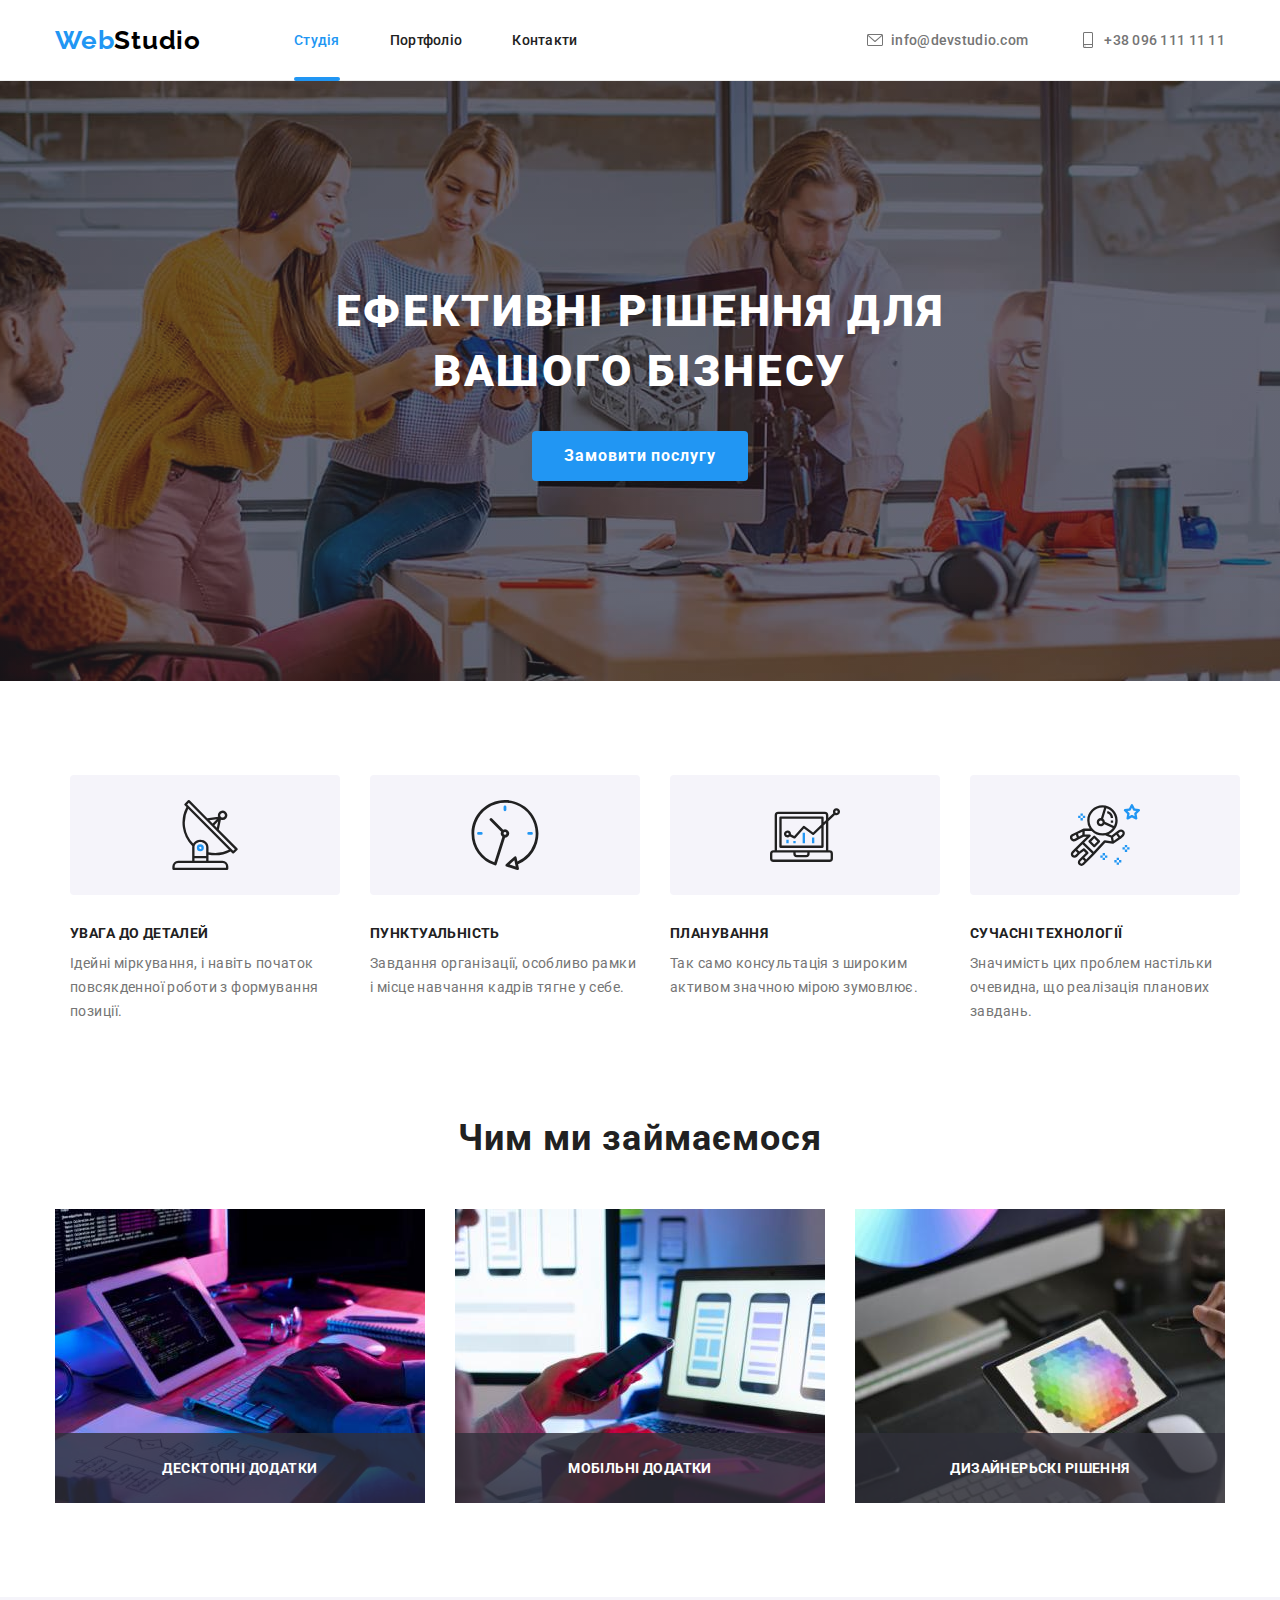
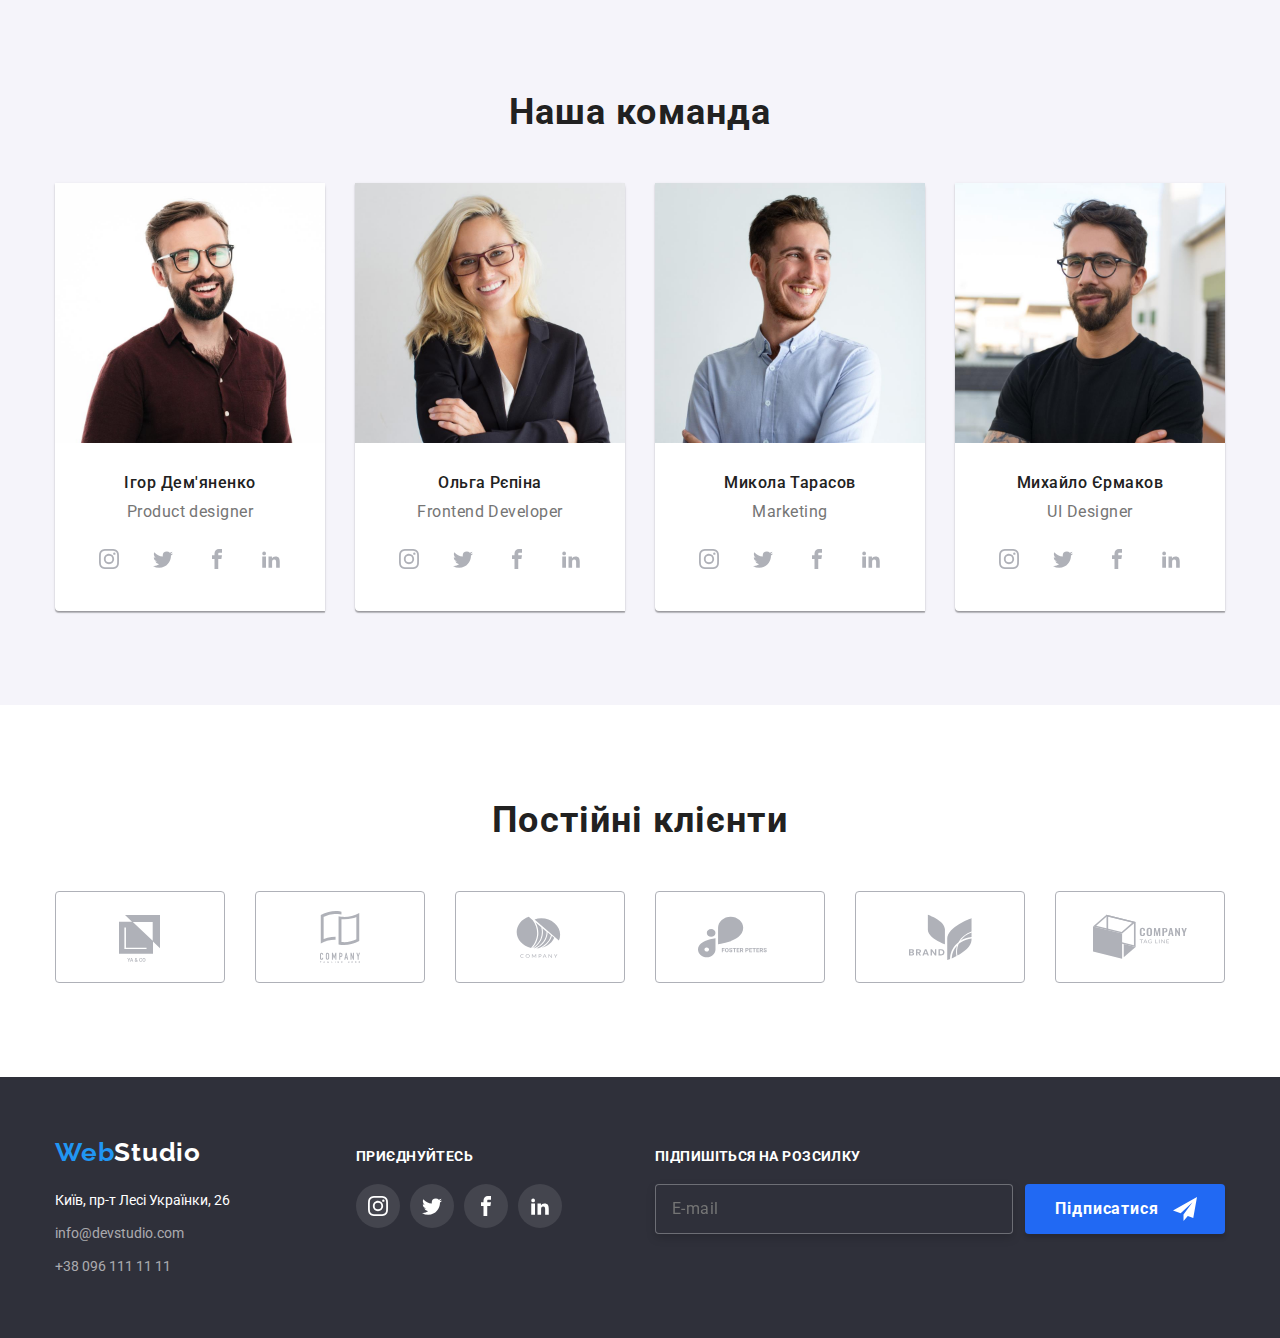
<file: index.html>
<!DOCTYPE html>
<html lang="uk">
  <head>
    <meta charset="utf-8" />
    <title lang="en">WebStudio</title>
    <link rel="preconnect" href="https://fonts.googleapis.com" />
    <link rel="preconnect" href="https://fonts.gstatic.com" crossorigin />
    <link
      href="https://fonts.googleapis.com/css2?family=Raleway:wght@700&family=Roboto:wght@400;500;700;900&display=swap"
      rel="stylesheet"
    />
    <link
      rel="stylesheet"
      href="https://cdnjs.cloudflare.com/ajax/libs/modern-normalize/1.1.0/modern-normalize.min.css"
    />
    <link rel="stylesheet" href="styles/index.css" />
    <style>
      body {
        font-family: "Roboto", sans-serif;
        color: #212121;
      }
    </style>
  </head>
  <body>
    <header class="top">
      <div class="top container">
        <div class="top-nav">
          <nav class="top-nav">
            <ul class="top-nav link list">
              <li>
                <a href="./index.html" class="top-logo" lang="en">
                  <span class="first-half-logo-title">Web</span>Studio</a
                >
              </li>
              <li class="nav-item">
                <a href="./index.html" class="top-nav link current">Студія</a>
              </li>
              <li class="nav-item">
                <a href="./portfolio.html" class="top-nav link">Портфоліо</a>
              </li>
              <li class="nav-item">
                <a href="./contacts.html" class="top-nav link">Контакти</a>
              </li>
            </ul>
          </nav>
        </div>
        <div class="top-contacts">
          <ul class="top-contacts list">
            <li class="nav-item">
              <a href="info@devstudio.com" class="top-contact link"
                ><svg class="contact-icon" width="20" height="16">
                  <use href="./images/icons.svg#icon-envelope"></use></svg
                >info@devstudio.com</a
              >
            </li>
            <li class="nav-item">
              <a href="tel:+380961111111" class="top-contact link"
                ><svg class="contact-icon" width="20" height="16">
                  <use href="./images/icons.svg#icon-smartphone"></use></svg
                >+38 096 111 11 11</a
              >
            </li>
          </ul>
        </div>
      </div>
    </header>
    <main>
      <section class="hero section">
        <div class="hero-overlay">
          <h1 class="hero-title">Ефективні рішення для <br />вашого бізнесу</h1>
          <button class="hero-button" data-modal-open type="button">
            Замовити послугу
          </button>
        </div>

        <div class="backdrop is-hidden" data-modal>
          <div class="modal">
            <form class="modal-field">
              <b class="form-title">Залиште свої дані, ми вам передзвонимо</b>
              <ul class="field list">
                <li class="field-item">
                  <label for="name">Ім'я</label>
                  <input
                    class="modal-input"
                    type="text"
                    name="user-callback-field"
                    id="name"
                  /><svg class="icon-modal-input" width="18" height="18">
                    <use href="./images/icons.svg#icon-person-modal"></use>
                  </svg>
                </li>
                <li class="field-item">
                  <label for="tel">Телефон</label>
                  <input
                    class="modal-input"
                    type="tel"
                    name="user-tel-field"
                    id="tel"
                  /><svg class="icon-modal-input" width="18" height="18">
                    <use href="./images/icons.svg#icon-phone-modal"></use>
                  </svg>
                </li>
                <li class="field-item">
                  <label for="mail-callback">Пошта </label>

                  <input
                    class="modal-input"
                    type="email"
                    name="mail-callback-field"
                    id="mail-callback"
                  /><svg class="icon-modal-input" width="18" height="18">
                    <use href="./images/icons.svg#icon-email-modal"></use>
                  </svg>
                </li>
                <li class="field-item">
                  <label for="comment">Коментар</label>
                  <textarea
                    name="comment-modal-field"
                    id="comment"
                    placeholder="Введіть текст"
                    class="comment modal-input"
                  ></textarea>
                </li>
                <li class="license-item">
                  <label>
                    Я погоджуюся з розсилкою та приймаю <a href="" target="_blank" class="license-agreement-site"
                      >Умови договору</a
                    >  
                    <input
                    class="license-checkbox"
                    type="checkbox"
                    name="license"
                    value="agreed"
                  /><span class="license-checkbox-icon"
                  </span>
                  </label>
                </li>
              </ul>
              <button class="submit-modal" type="submit">Відправити</button>
            </form>
            <button data-modal-close class="close-modal">
              <svg class="close-icon" width="30" height="30">
                <use href="./images/icons.svg#close-icon"></use>
              </svg>
            </button>
          </div>
        </div>
      </section>
      <section class="feature section">
        <h2 hidden>Особливості</h2>
        <div class="feature container">
          <ul class="feature list">
            <li class="feature-item">
              <div class="feature-icon-container">
                <svg class="feature-icon" width="70" height="70">
                  <use href="./images/icons.svg#icon-antenna-1"></use>
                </svg>
              </div>
              <h3 class="feature-title">Увага до деталей</h3>
              <p class="feature-description">
                Ідейні міркування, і навіть початок повсякденної роботи з
                формування позиції.
              </p>
            </li>
            <li class="feature-item">
              <div class="feature-icon-container">
                <svg class="feature-icon" width="70" height="70">
                  <use href="./images/icons.svg#icon-clock-1"></use>
                </svg>
              </div>
              <h3 class="feature-title">Пунктуальність</h3>
              <p class="feature-description">
                Завдання організації, особливо рамки і місце навчання кадрів
                тягне у себе.
              </p>
            </li>
            <li class="feature-item">
              <div class="feature-icon-container">
                <svg class="feature-icon" width="70" height="70">
                  <use href="./images/icons.svg#icon-diagram-1"></use>
                </svg>
              </div>
              <h3 class="feature-title">Планування</h3>
              <p class="feature-description">
                Так само консультація з широким активом значною мірою зумовлює.
              </p>
            </li>
            <li class="feature-item">
              <div class="feature-icon-container">
                <svg class="feature-icon" width="70" height="70">
                  <use href="./images/icons.svg#icon-astronaut-1"></use>
                </svg>
              </div>
              <h3 class="feature-title">Сучасні технології</h3>
              <p class="feature-description">
                Значимість цих проблем настільки очевидна, що реалізація
                планових завдань.
              </p>
            </li>
          </ul>
        </div>
      </section>
      <section class="work section">
        <div class="work container">
          <h2 class="work-title">Чим ми займаємося</h2>
          <ul class="workingprocess list">
            <li class="process">
              <div class="work-define">
                <p class="work-define-title">ДЕСКТОПНІ ДОДАТКИ</p>
              </div>
              <img
                src="images/workingprocess1.jpg"
                alt="Програміст за роботою"
                width="370"
                height="294"
              />
            </li>
            <li class="process">
              <div class="work-define">
                <p class="work-define-title">МОБІЛЬНІ ДОДАТКИ</p>
              </div>
              <img
                src="images/workingprocess2.jpg"
                alt="Дизайнер працює над інтерфейсом смартфона"
                width="370"
                height="294"
              />
            </li>
            <li class="process">
              <div class="work-define">
                <p class="work-define-title">ДИЗАЙНЕРЬСКІ РІШЕННЯ</p>
              </div>
              <img
                src="images/workingprocess3.jpg"
                alt="Дизайнер використовує графічний планшет"
                width="370"
                height="294"
              />
            </li>
          </ul>
        </div>
      </section>
      <section class="team section">
        <div class="team container">
          <h3 class="team-title">Наша команда</h3>
          <ul class="team-member list">
            <li class="team-member card">
              <div class="card-thumb">
                <img
                  src="images/specialist1.jpg"
                  alt="Посміхаючийся чоловік з бородаю та в червоній сорочці"
                  width="270"
                  height="260"
                />
              </div>
              <div class="card-content">
                <h3 class="team-member-name">Ігор Дем'яненко</h3>
                <p class="team-member-post" lang="en">Product designer</p>
                <ul class="social-links list">
                  <li class="social-link item">
                    <a
                      href="https://www.instagram.com/"
                      class="social-link-page"
                      target="_blank"
                      ><svg class="social-link-icon" width="20" height="20">
                        <use
                          href="./images/icons.svg#icon-instagram"
                        ></use></svg
                    ></a>
                  </li>
                  <li class="social-link item">
                    <a
                      href="https://www.twitter.com"
                      class="social-link-page"
                      target="_blank"
                      ><svg class="social-link-icon" width="20" height="20">
                        <use href="./images/icons.svg#icon-twitter"></use></svg
                    ></a>
                  </li>
                  <li class="social-link item">
                    <a
                      href="https://www.facebook.com"
                      class="social-link-page"
                      target="_blank"
                      ><svg class="social-link-icon" width="20" height="20">
                        <use href="./images/icons.svg#icon-facebook"></use></svg
                    ></a>
                  </li>
                  <li class="social-link item">
                    <a
                      href="https://www.linkedin.com"
                      class="social-link-page"
                      target="_blank"
                      ><svg class="social-link-icon" width="20" height="20">
                        <use
                          href="./images/icons.svg#icon-linkedin2"
                        ></use></svg
                    ></a>
                  </li>
                </ul>
              </div>
            </li>
            <li class="team-member card">
              <div class="card-thumb">
                <img
                  src="images/specialist2.jpg"
                  alt="Жінка в окулярах та діловому костюмі, посміхається"
                  width="270"
                  height="260"
                />
              </div>
              <div class="card-content">
                <h3 class="team-member-name">Ольга Рєпіна</h3>
                <p class="team-member-post" lang="en">Frontend Developer</p>
                <ul class="social-links list">
                  <li class="social-link item">
                    <a
                      href="https://www.instagram.com/"
                      class="social-link-page"
                      target="_blank"
                      ><svg class="social-link-icon" width="20" height="20">
                        <use href="images/icons.svg#icon-instagram"></use></svg
                    ></a>
                  </li>
                  <li class="social-link item">
                    <a
                      href="https://www.twitter.com"
                      class="social-link-page"
                      target="_blank"
                      ><svg class="social-link-icon" width="20" height="20">
                        <use href="images/icons.svg#icon-twitter"></use></svg
                    ></a>
                  </li>
                  <li class="social-link item">
                    <a
                      href="https://www.facebook.com"
                      class="social-link-page"
                      target="_blank"
                      ><svg class="social-link-icon" width="20" height="20">
                        <use href="images/icons.svg#icon-facebook"></use></svg
                    ></a>
                  </li>
                  <li class="social-link item">
                    <a
                      href="https://www.linkedin.com"
                      class="social-link-page"
                      target="_blank"
                      ><svg class="social-link-icon" width="20" height="20">
                        <use href="images/icons.svg#icon-linkedin2"></use></svg
                    ></a>
                  </li>
                </ul>
              </div>
            </li>
            <li class="team-member card">
              <div class="card-thumb">
                <img
                  src="images/specialist3.jpg"
                  alt="Чоловік у білій сорочці, посміхаєтсья дивлячись вбік"
                  width="270"
                  height="260"
                />
              </div>
              <div class="card-content">
                <h3 class="team-member-name">Микола Тарасов</h3>
                <p class="team-member-post" lang="en">Marketing</p>
                <ul class="social-links list">
                  <li class="social-link item">
                    <a
                      href="https://www.instagram.com/"
                      class="social-link-page"
                      target="_blank"
                      ><svg class="social-link-icon" width="20" height="20">
                        <use href="images/icons.svg#icon-instagram"></use></svg
                    ></a>
                  </li>
                  <li class="social-link item">
                    <a
                      href="https://www.twitter.com"
                      class="social-link-page"
                      target="_blank"
                      ><svg class="social-link-icon" width="20" height="20">
                        <use href="images/icons.svg#icon-twitter"></use></svg
                    ></a>
                  </li>
                  <li class="social-link item">
                    <a
                      href="https://www.facebook.com"
                      class="social-link-page"
                      target="_blank"
                      ><svg class="social-link-icon" width="20" height="20">
                        <use href="images/icons.svg#icon-facebook"></use></svg
                    ></a>
                  </li>
                  <li class="social-link item">
                    <a
                      href="https://www.linkedin.com"
                      class="social-link-page"
                      target="_blank"
                      ><svg class="social-link-icon" width="20" height="20">
                        <use href="images/icons.svg#icon-linkedin2"></use></svg
                    ></a>
                  </li>
                </ul>
              </div>
            </li>
            <li class="team-member card">
              <div class="card-thumb">
                <img
                  src="images/specialist4.jpg"
                  alt="Чоловік з бородою у чорній футболці та окулярах, посміхається"
                  width="270"
                  height="260"
                />
              </div>
              <div class="card-content">
                <h3 class="team-member-name">Михайло Єрмаков</h3>
                <p class="team-member-post" lang="en">UI Designer</p>
                <ul class="social-links list">
                  <li class="social-link item">
                    <a
                      href="https://www.instagram.com/"
                      class="social-link-page"
                      target="_blank"
                      ><svg class="social-link-icon" width="20" height="20">
                        <use href="images/icons.svg#icon-instagram"></use></svg
                    ></a>
                  </li>
                  <li class="social-link item">
                    <a
                      href="https://www.twitter.com"
                      class="social-link-page"
                      target="_blank"
                      ><svg class="social-link-icon" width="20" height="20">
                        <use href="images/icons.svg#icon-twitter"></use></svg
                    ></a>
                  </li>
                  <li class="social-link item">
                    <a
                      href="https://www.facebook.com"
                      class="social-link-page"
                      target="_blank"
                      ><svg class="social-link-icon" width="20" height="20">
                        <use href="images/icons.svg#icon-facebook"></use></svg
                    ></a>
                  </li>
                  <li class="social-link item">
                    <a
                      href="https://www.linkedin.com"
                      class="social-link-page"
                      target="_blank"
                      ><svg class="social-link-icon" width="20" height="20">
                        <use href="images/icons.svg#icon-linkedin2"></use></svg
                    ></a>
                  </li>
                </ul>
              </div>
            </li>
          </ul>
        </div>
      </section>
      <section class="regular-clients section">
        <div class="container">
          <h2 class="regular-clients-title">Постійні клієнти</h2>
          <div class="regular-clients-container">
            <ul class="regular-clients list">
              <li class="regular-client-item">
                <article>
                  <a href="" class="regular-client-site link" target="_blank"
                    ><svg class="regular-client-icon" width="106" height="60">
                      <use href="images/icons.svg#icon-group-5"></use></svg
                  ></a>
                </article>
              </li>
              <li class="regular-client-item">
                <article>
                  <a href="" class="regular-client-site link" target="_blank"
                    ><svg class="regular-client-icon" width="106" height="60">
                      <use href="images/icons.svg#icon-group-4"></use></svg
                  ></a>
                </article>
              </li>
              <li class="regular-client-item">
                <article>
                  <a href="" class="regular-client-site link" target="_blank"
                    ><svg class="regular-client-icon" width="106" height="60">
                      <use href="images/icons.svg#icon-group-3"></use></svg
                  ></a>
                </article>
              </li>
              <li class="regular-client-item">
                <article>
                  <a href="" class="regular-client-site link" target="_blank"
                    ><svg class="regular-client-icon" width="106" height="60">
                      <use href="images/icons.svg#icon-group-2"></use></svg
                  ></a>
                </article>
              </li>
              <li class="regular-client-item">
                <article>
                  <a href="" class="regular-client-site link" target="_blank"
                    ><svg class="regular-client-icon" width="106" height="60">
                      <use href="images/icons.svg#icon-group-1"></use></svg
                  ></a>
                </article>
              </li>
              <li class="regular-client-item">
                <article>
                  <a href="" class="regular-client-site link" target="_blank"
                    ><svg class="regular-client-icon" width="106" height="60">
                      <use href="images/icons.svg#icon-group"></use></svg
                  ></a>
                </article>
              </li>
            </ul>
          </div>
        </div>
      </section>
    </main>
    <footer class="bottom">
      <div class="bottom container">
        <div class="bot-contacts-container">
          <a href="./index.html" class="bot-logo" lang="en"
            ><span class="first-half-logo-title">Web</span>Studio</a
          >
          <address class="contacts">
            <ul class="bot-contacts link list">
              <li class="bot-contact-item">
                <a
                  href="https://www.google.com/maps/place/%D0%B1%D1%83%D0%BB%D1%8C%D0%B2%D0%B0%D1%80+%D0%9B%D0%B5%D1%81%D1%96+%D0%A3%D0%BA%D1%80%D0%B0%D1%97%D0%BD%D0%BA%D0%B8,+26,+%D0%9A%D0%B8%D1%97%D0%B2,+%D0%A3%D0%BA%D1%80%D0%B0%D1%97%D0%BD%D0%B0,+02000/@50.4265397,30.5374631,17z/data=!4m13!1m7!3m6!1s0x40d4cf0e033ecbe9:0x57a4dffefec77da0!2z0LHRg9C70YzQstCw0YAg0JvQtdGB0ZYg0KPQutGA0LDRl9C90LrQuCwgMjYsINCa0LjRl9CyLCDQo9C60YDQsNGX0L3QsCwgMDIwMDA!3b1!8m2!3d50.4265807!4d30.5383858!3m4!1s0x40d4cf0e033ecbe9:0x57a4dffefec77da0!8m2!3d50.4265807!4d30.5383858"
                  target="_blank"
                  class="bot-contact geo link"
                  >Київ, пр-т Лесі Українки, 26</a
                >
              </li>
              <li class="bot-contact-item">
                <a href="info@devstudio.com" class="bot-contact link"
                  >info@devstudio.com</a
                >
              </li>
              <li class="bot-contact-item">
                <a href="tel:+380961111111" class="bot-contact link"
                  >+38 096 111 11 11</a
                >
              </li>
            </ul>
          </address>
        </div>
        <div class="bot-socials">
          <h2 class="bot-socials-title">Приєднуйтесь</h2>
          <ul class="bot-social-links list">
            <li class="bot-social-link item">
              <a
                href="https://www.instagram.com/"
                class="social-link-page"
                target="_blank"
                ><svg class="bot-social-link-icon" width="20" height="20">
                  <use href="images/icons.svg#icon-instagram"></use></svg
              ></a>
            </li>
            <li class="bot-social-link item">
              <a
                href="https://www.twitter.com"
                class="social-link-page"
                target="_blank"
                ><svg class="bot-social-link-icon" width="20" height="20">
                  <use href="images/icons.svg#icon-twitter"></use></svg
              ></a>
            </li>
            <li class="bot-social-link item">
              <a
                href="https://www.facebook.com"
                class="social-link-page"
                target="_blank"
                ><svg class="bot-social-link-icon" width="20" height="20">
                  <use href="images/icons.svg#icon-facebook"></use></svg
              ></a>
            </li>
            <li class="bot-social-link item">
              <a
                href="https://www.linkedin.com"
                class="social-link-page"
                target="_blank"
                ><svg class="bot-social-link-icon" width="20" height="20">
                  <use href="images/icons.svg#icon-linkedin2"></use></svg
              ></a>
            </li>
          </ul>
        </div>
        <div class="form-container">
          <form class="mail-field-form">
            <label for="mail-field">Підпишіться на розсилку</label>
            <p class="mail-input">
              <input
                type="email"
                name="mail"
                placeholder="E-mail"
                id="mail-field"
                class="email-input"
              />
              <button class="email-submit-button" type="submit">
                Підписатися
                <svg class="icon-submit-bot" width="24" height="24">
                  <use href="./images/icons.svg#icon-send"></use>
                </svg>
              </button>
            </p>
          </form>
        </div>
      </div>
    </footer>
    <script src="./js/modal.js"></script>
  </body>
</html>
</file>
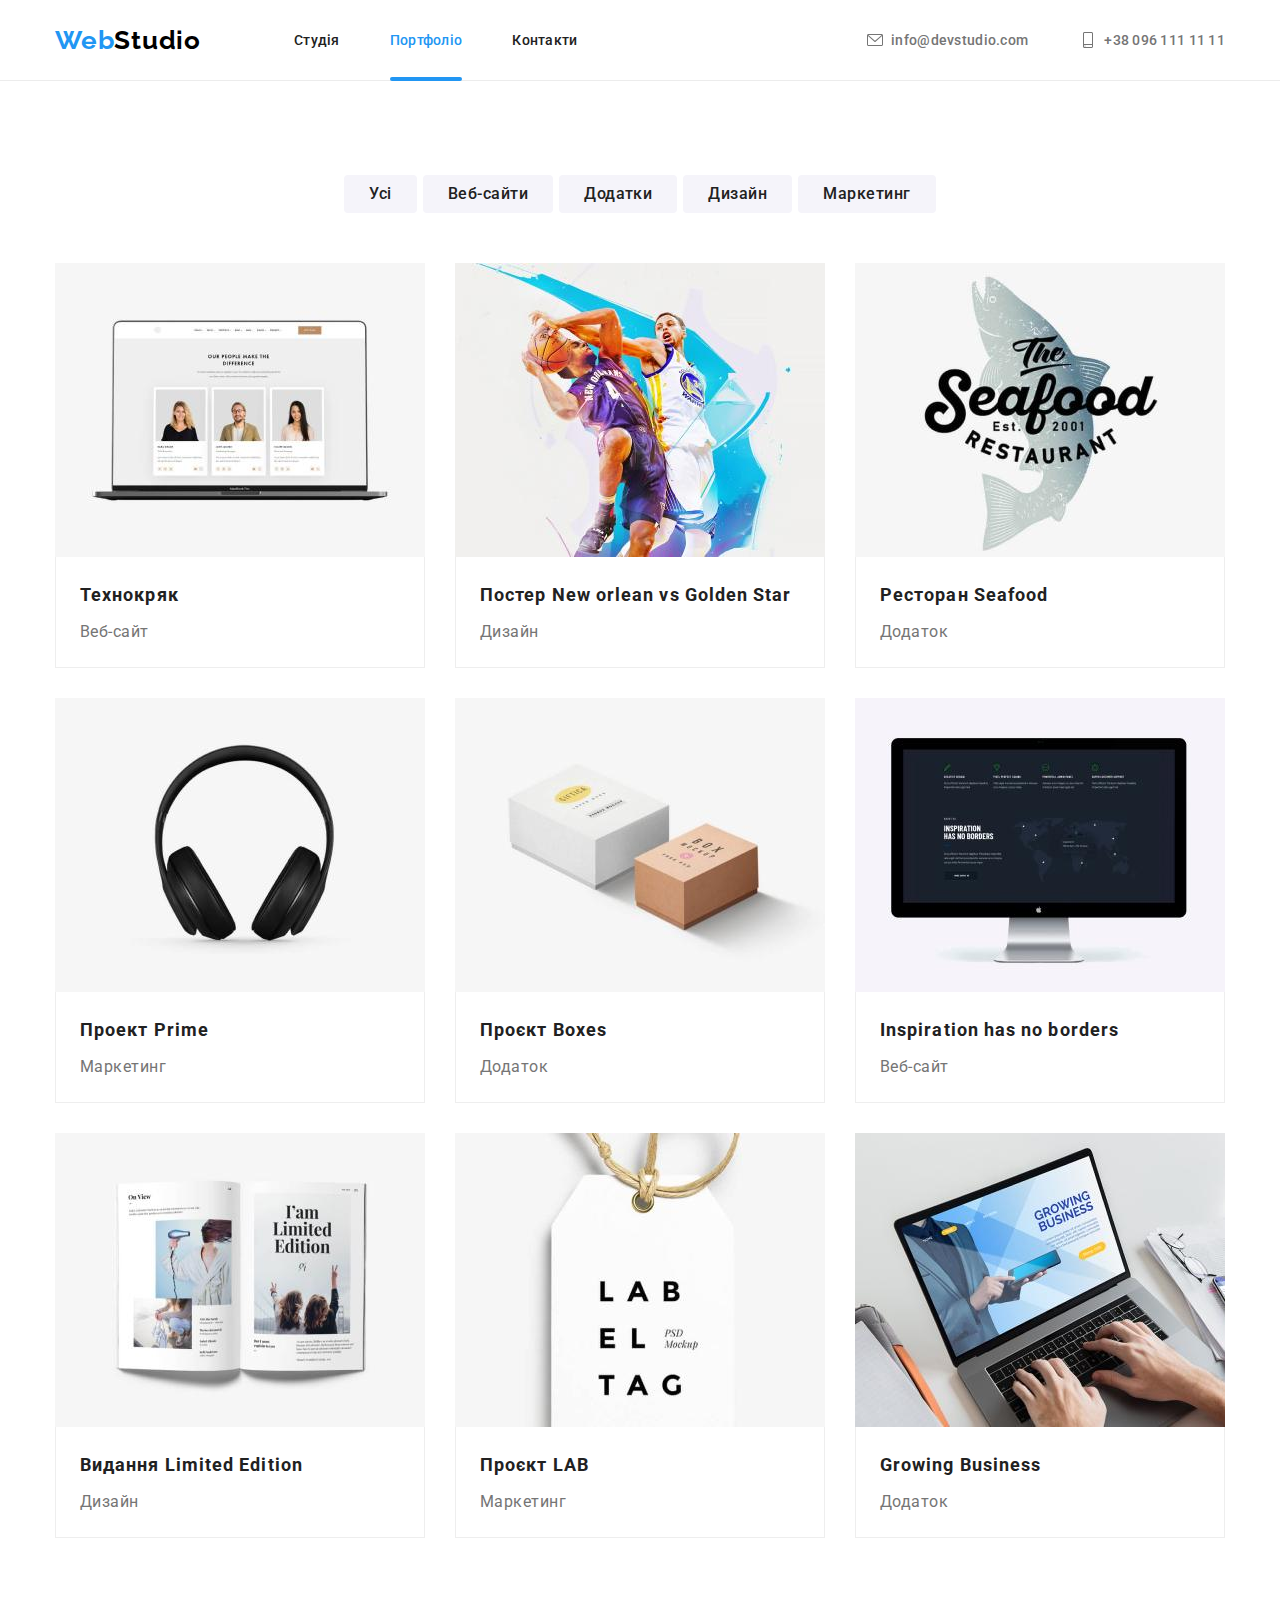
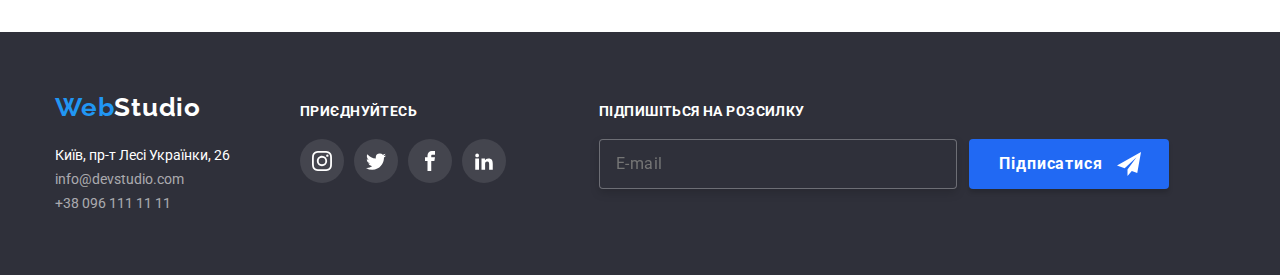
<file: portfolio.html>
<!DOCTYPE html>
<html lang="uk">
  <head>
    <meta charset="utf-8" />
    <title lang="en">Portfolio</title>
    <link rel="preconnect" href="https://fonts.googleapis.com" />
    <link rel="preconnect" href="https://fonts.gstatic.com" crossorigin />
    <link
      href="https://fonts.googleapis.com/css2?family=Raleway:wght@700&family=Roboto:wght@400;500;700;900&display=swap"
      rel="stylesheet"
    />
    <link
      rel="stylesheet"
      href="https://cdnjs.cloudflare.com/ajax/libs/modern-normalize/1.1.0/modern-normalize.min.css"
    />
    <link rel="stylesheet" href="styles/portfolio.css" />
    <style>
      body {
        font-family: "Roboto", sans-serif;
        color: #212121;
      }
    </style>
  </head>
  <body>
    <header class="top">
      <div class="top container">
        <div class="top-nav">
          <nav class="top-nav">
            <ul class="top-nav link list">
              <li>
                <a href="./index.html" class="top-logo" lang="en">
                  <span class="first-half-logo-title">Web</span>Studio</a
                >
              </li>
              <li class="nav-item">
                <a href="./index.html" class="top-nav link">Студія</a>
              </li>
              <li class="nav-item">
                <a href="./portfolio.html" class="top-nav link current"
                  >Портфоліо</a
                >
              </li>
              <li class="nav-item">
                <a href="./contacts.html" class="top-nav link">Контакти</a>
              </li>
            </ul>
          </nav>
        </div>
        <div class="top-contacts">
          <ul class="top-contacts list">
            <li class="nav-item">
              <a href="info@devstudio.com" class="top-contact link"
                ><svg class="contact-icon" width="20" height="16">
                  <use href="./images/icons.svg#icon-envelope"></use></svg
                >info@devstudio.com</a
              >
            </li>
            <li class="nav-item">
              <a href="tel:+380961111111" class="top-contact link"
                ><svg class="contact-icon" width="20" height="16">
                  <use href="./images/icons.svg#icon-smartphone"></use></svg
                >+38 096 111 11 11</a
              >
            </li>
          </ul>
        </div>
      </div>
    </header>
    <main>
      <section class="portfolio section">
        <div class="portfolio container">
          <div class="filter">
            <h1></h1>
            <ul class="filter list">
              <li class="item">
                <button class="button-filter" type="button">Усі</button>
              </li>
              <li class="item">
                <button class="button-filter" type="button">Веб-сайти</button>
              </li>
              <li class="item">
                <button class="button-filter" type="button">Додатки</button>
              </li>
              <li class="item">
                <button class="button-filter" type="button">Дизайн</button>
              </li>
              <li class="item">
                <button class="button-filter" type="button">Маркетинг</button>
              </li>
            </ul>
          </div>
          <h2></h2>
          <ul class="workexample list container">
            <li class="workexample-card">
              <article class="card">
                <div class="card-thumb">
                  <img
                    src="images/prtfl1.jpg"
                    alt="Макбук з презентацією сайту в ньому"
                    width="370"
                    height="294"
                  />
                  <div class="overlay">
                    <p>
                      Ресурс пропонує комплексні пропозиції з різним рівнем
                      функціоналу та сервісів. Все це дозволить відвідувачу
                      отримати вичерпні відомості про компанію чи приватну
                      особу.
                    </p>
                  </div>
                </div>
                <div class="card-content">
                  <h2 class="workexample-description">Технокряк</h2>
                  <p class="workexample-title">Веб-сайт</p>
                </div>
              </article>
            </li>
            <li class="workexample-card">
              <article class="card">
                <div class="card-thumb">
                  <img
                    src="images/prtfl2.jpg"
                    alt="Логотип баскетбольної команди"
                    width="370"
                    height="294"
                  />
                  <div class="overlay">
                    <p>
                      Ресурс пропонує комплексні пропозиції з різним рівнем
                      функціоналу та сервісів. Все це дозволить відвідувачу
                      отримати вичерпні відомості про компанію чи приватну
                      особу.
                    </p>
                  </div>
                </div>
                <div class="card-content">
                  <h2 class="workexample-description">
                    Постер New orlean vs Golden Star
                  </h2>
                  <p class="workexample-title">Дизайн</p>
                </div>
              </article>
            </li>
            <li class="workexample-card">
              <article class="card">
                <div class="card-thumb">
                  <img
                    src="images/prtfl3.jpg"
                    alt="Логотип ресторану"
                    width="370"
                    height="294"
                  />
                  <div class="overlay">
                    <p>
                      Ресурс пропонує комплексні пропозиції з різним рівнем
                      функціоналу та сервісів. Все це дозволить відвідувачу
                      отримати вичерпні відомості про компанію чи приватну
                      особу.
                    </p>
                  </div>
                </div>
                <div class="card-content">
                  <h2 class="workexample-description">Ресторан Seafood</h2>
                  <p class="workexample-title">Додаток</p>
                </div>
              </article>
            </li>
            <li class="workexample-card">
              <article class="card">
                <div class="card-thumb">
                  <img
                    src="images/prtfl4.jpg"
                    alt="Навушники чорного коліру"
                    width="370"
                    height="294"
                  />
                  <div class="overlay">
                    <p>
                      Ресурс пропонує комплексні пропозиції з різним рівнем
                      функціоналу та сервісів. Все це дозволить відвідувачу
                      отримати вичерпні відомості про компанію чи приватну
                      особу.
                    </p>
                  </div>
                </div>
                <div class="card-content">
                  <h2 class="workexample-description">Проект Prime</h2>
                  <p class="workexample-title">Маркетинг</p>
                </div>
              </article>
            </li>
            <li class="workexample-card">
              <article class="card">
                <div class="card-thumb">
                  <img
                    src="images/prtfl5.jpg"
                    alt="Біла та коричнева коробки у закритому вигляді"
                    width="370"
                    height="294"
                  />
                  <div class="overlay">
                    <p>
                      Ресурс пропонує комплексні пропозиції з різним рівнем
                      функціоналу та сервісів. Все це дозволить відвідувачу
                      отримати вичерпні відомості про компанію чи приватну
                      особу.
                    </p>
                  </div>
                </div>
                <div class="card-content">
                  <h2 class="workexample-description">Проєкт Boxes</h2>
                  <p class="workexample-title">Додаток</p>
                </div>
              </article>
            </li>
            <li class="workexample-card">
              <article class="card">
                <div class="card-thumb">
                  <img
                    src="images/prtfl6.jpg"
                    alt="Моноблок з відкритим сайтом розробників софту"
                    width="370"
                    height="294"
                  />
                  <div class="overlay">
                    <p>
                      Ресурс пропонує комплексні пропозиції з різним рівнем
                      функціоналу та сервісів. Все це дозволить відвідувачу
                      отримати вичерпні відомості про компанію чи приватну
                      особу.
                    </p>
                  </div>
                </div>
                <div class="card-content">
                  <h2 class="workexample-description" lang="en">
                    Inspiration has no borders
                  </h2>
                  <p class="workexample-title">Веб-сайт</p>
                </div>
              </article>
            </li>
            <li class="workexample-card">
              <article class="card">
                <div class="card-thumb">
                  <img
                    src="images/prtfl7.jpg"
                    alt="Розгорнутий жіночий журнал"
                    width="370"
                    height="294"
                  />
                  <div class="overlay">
                    <p>
                      Ресурс пропонує комплексні пропозиції з різним рівнем
                      функціоналу та сервісів. Все це дозволить відвідувачу
                      отримати вичерпні відомості про компанію чи приватну
                      особу.
                    </p>
                  </div>
                </div>
                <div class="card-content">
                  <h2 class="workexample-description">
                    Видання Limited Edition
                  </h2>
                  <p class="workexample-title">Дизайн</p>
                </div>
              </article>
            </li>
            <li class="workexample-card">
              <article class="card">
                <div class="card-thumb">
                  <img
                    src="images/prtfl8.jpg"
                    alt="Бірка з написом"
                    width="370"
                    height="294"
                  />
                  <div class="overlay">
                    <p>
                      Ресурс пропонує комплексні пропозиції з різним рівнем
                      функціоналу та сервісів. Все це дозволить відвідувачу
                      отримати вичерпні відомості про компанію чи приватну
                      особу.
                    </p>
                  </div>
                </div>
                <div class="card-content">
                  <h2 class="workexample-description">Проєкт LAB</h2>
                  <p class="workexample-title">Маркетинг</p>
                </div>
              </article>
            </li>
            <li class="workexample-card">
              <article class="card">
                <div class="card-thumb">
                  <img
                    src="images/prtfl9.jpg"
                    alt="Ноутбук з відкритим сайтом додатку в ньому"
                    width="370"
                    height="294"
                  />
                  <div class="overlay">
                    <p>
                      Ресурс пропонує комплексні пропозиції з різним рівнем
                      функціоналу та сервісів. Все це дозволить відвідувачу
                      отримати вичерпні відомості про компанію чи приватну
                      особу.
                    </p>
                  </div>
                </div>
                <div class="card-content">
                  <h2 class="workexample-description" lang="en">
                    Growing Business
                  </h2>
                  <p class="workexample-title">Додаток</p>
                </div>
              </article>
            </li>
          </ul>
        </div>
      </section>
    </main>
    <footer class="bottom">
      <div class="bottom container">
        <div class="bot-contacts-container">
          <a href="./index.html" class="bot-logo" lang="en"
            ><span class="first-half-logo-title">Web</span>Studio</a
          >
          <address class="contacts">
            <ul class="bot-contacts link list">
              <li>
                <a
                  href="https://www.google.com/maps/place/%D0%B1%D1%83%D0%BB%D1%8C%D0%B2%D0%B0%D1%80+%D0%9B%D0%B5%D1%81%D1%96+%D0%A3%D0%BA%D1%80%D0%B0%D1%97%D0%BD%D0%BA%D0%B8,+26,+%D0%9A%D0%B8%D1%97%D0%B2,+%D0%A3%D0%BA%D1%80%D0%B0%D1%97%D0%BD%D0%B0,+02000/@50.4265397,30.5374631,17z/data=!4m13!1m7!3m6!1s0x40d4cf0e033ecbe9:0x57a4dffefec77da0!2z0LHRg9C70YzQstCw0YAg0JvQtdGB0ZYg0KPQutGA0LDRl9C90LrQuCwgMjYsINCa0LjRl9CyLCDQo9C60YDQsNGX0L3QsCwgMDIwMDA!3b1!8m2!3d50.4265807!4d30.5383858!3m4!1s0x40d4cf0e033ecbe9:0x57a4dffefec77da0!8m2!3d50.4265807!4d30.5383858"
                  target="_blank"
                  class="bot-contact geo link"
                  >Київ, пр-т Лесі Українки, 26</a
                >
              </li>
              <li>
                <a href="info@devstudio.com" class="bot-contact link"
                  >info@devstudio.com</a
                >
              </li>
              <li>
                <a href="tel:+380961111111" class="bot-contact link"
                  >+38 096 111 11 11</a
                >
              </li>
            </ul>
          </address>
        </div>
        <div class="bot-socials">
          <h2 class="bot-socials-title">Приєднуйтесь</h2>
          <ul class="bot-social-links list">
            <li class="bot-social-link item">
              <a
                href="https://www.instagram.com/"
                class="social-link-page"
                target="_blank"
                ><svg class="bot-social-link-icon" width="20" height="20">
                  <use href="images/icons.svg#icon-instagram"></use></svg
              ></a>
            </li>
            <li class="bot-social-link item">
              <a
                href="https://www.twitter.com"
                class="social-link-page"
                target="_blank"
                ><svg class="bot-social-link-icon" width="20" height="20">
                  <use href="images/icons.svg#icon-twitter"></use></svg
              ></a>
            </li>
            <li class="bot-social-link item">
              <a
                href="https://www.facebook.com"
                class="social-link-page"
                target="_blank"
                ><svg class="bot-social-link-icon" width="20" height="20">
                  <use href="images/icons.svg#icon-facebook"></use></svg
              ></a>
            </li>
            <li class="bot-social-link item">
              <a
                href="https://www.linkedin.com"
                class="social-link-page"
                target="_blank"
                ><svg class="bot-social-link-icon" width="20" height="20">
                  <use href="images/icons.svg#icon-linkedin2"></use></svg
              ></a>
            </li>
          </ul>
        </div>
        <div class="form-container">
          <form class="mail-field-form">
            <label for="mail-field">Підпишіться на розсилку</label>
            <p class="mail-input">
              <input
                type="email"
                name="mail"
                placeholder="E-mail"
                id="mail-field"
                class="email-input"
              />
              <button class="email-submit-button" type="submit">
                Підписатися
                <svg class="icon-submit-bot" width="24" height="24">
                  <use href="./images/icons.svg#icon-send"></use>
                </svg>
              </button>
            </p>
          </form>
        </div>
      </div>
    </footer>
  </body>
</html>
</file>
<file: styles/index.css>
:root {
  --primary-text-color: #212121;
  --paragraph-text-color: #757575;
  --accent-color: #2196f3;
  --primary-background-color: #ffffff;
  --secondary-background-color: #2f303a;
  --primary-button-color: #2196f3;
  --primary-title-color: #ffffff;
  --primary-button-accent-text-color: #ffffff;
  --primary-background-button-color: #f5f4fa;
  --teamsection-background-color: #f5f4fa;
  --card-list-gap: 30px;
  --primary-logo-color: #afb1b8;
  --link-button-background-action-transition-value: 250ms
    cubic-bezier(0.4, 0, 0.2, 1);
}
h1,
h2,
h3,
h4,
h5,
h6,
p {
  margin-top: 0;
  margin-bottom: 0;
}
img {
  display: block;
  max-width: 100%;
  height: auto;
}
li > a {
  color: currentColor;
}
/*HEADER*/
.container {
  width: 1200px;
  margin-right: auto;
  margin-left: auto;
  padding-left: 15px;
  padding-right: 15px;
}
.list {
  list-style: none;
  margin: 0;
  padding: 0;
}
.link {
  text-decoration: none;
  transition: color var(--link-button-background-action-transition-value);
}
.top {
  border-bottom: 1px solid #ececec;
  background-color: var(--primary-background-color);
}
.top.container {
  display: flex;
  align-items: center;
  border: none;
}

.top-logo {
  font-family: "Raleway", sans-serif;
  font-size: 26px;
  font-weight: 700;
  line-height: calc(31 / 26);
  color: #000000;
  text-decoration: none;
  letter-spacing: 0.03em;
  text-align: center;
  vertical-align: top;
  margin-right: 93px;
  padding-top: 24px;
  padding-bottom: 25px;
}
.first-half-logo-title {
  color: var(--accent-color);
}
.top-nav.link {
  position: relative;
  display: flex;
  align-items: center;
  font-family: "Roboto", sans-serif;
  font-style: normal;
  font-size: 14px;
  font-weight: 500;
  color: var(--primary-text-color);
  line-height: calc(16 / 14);
  letter-spacing: 0.02em;
  text-align: center;
  vertical-align: top;
}

.nav-item {
  margin-right: 50px;
}
.nav-item > a {
  padding-top: 32px;
  padding-bottom: 32px;
}
.nav-item:last-child {
  margin-right: 0px;
}
.link.current::after {
  content: "";
  position: absolute;
  bottom: -1px;
  background-color: var(--accent-color);
  border-radius: 2px;
  width: 100%;
  height: 4px;
}
.top-nav .link.current {
  color: var(--accent-color);
}

.top-contacts {
  display: flex;
  margin-left: auto;
}

.top-contact.link {
  display: flex;
  align-content: baseline;
  font-family: "Roboto", sans-serif;
  font-size: 14px;
  font-weight: 500;
  line-height: calc(16 / 14);
  color: var(--paragraph-text-color);
  text-align: left;
  vertical-align: middle;
  letter-spacing: 0.02em;
  padding-top: 32px;
  padding-bottom: 32px;
}

.contact-icon {
  margin-right: 6px;
  fill: currentColor;
}

.bot-contact.geo {
  color: var(--primary-background-color);
}

.link:hover,
.link:focus {
  color: var(--accent-color);
}

/*-------------------MAIN-----------------*/
.section {
  padding-top: 94px;
  padding-bottom: 94px;
}
.section:nth-of-type(1) {
  padding-top: 200px;
  padding-bottom: 200px;
}
.section:nth-of-type(2) {
  padding-bottom: 0px;
}

/*-------------HERO SECTION*--------------*/
.hero {
  background-color: var(--secondary-background-color);
  text-align: center;
  max-width: 1600px;
  min-height: 600px;
  margin-right: auto;
  margin-left: auto;
  background-image: linear-gradient(
      to right,
      rgba(47, 48, 58, 0.4),
      rgba(47, 48, 58, 0.4)
    ),
    url(../images/hero-background-img.jpg);
  background-size: cover;
  background-repeat: no-repeat;
  background-position: center;
}

.hero-title {
  font-family: "Roboto", sans-serif;
  font-size: 44px;
  font-weight: 900;
  min-width: 696px;
  color: var(--primary-title-color);
  line-height: calc(60 / 44);
  letter-spacing: 0.06em;
  margin-left: auto;
  margin-right: auto;
  text-align: center;
  text-transform: uppercase;
}

.hero-button {
  font-family: "Roboto", sans-serif;
  font-size: 16px;
  font-weight: 700;
  line-height: calc(30 / 16);
  color: var(--primary-background-color);
  background-color: var(--primary-button-color);
  border: none;
  letter-spacing: 0.06em;
  margin-top: 30px;
  padding: 10px 32px;
  border-radius: 4px;
  text-align: center;
  vertical-align: middle;
}

.backdrop {
  position: fixed;
  top: 0;
  left: 0;
  width: 100%;
  height: 100%;
  background-color: rgba(0, 0, 0, 0.2);
  opacity: 1;
  transition: opacity var(--link-button-background-action-transition-value),
    visibility var(--link-button-background-action-transition-value);
}
.backdrop.is-hidden {
  opacity: 0;
  pointer-events: none;
  visibility: hidden;
}

.modal {
  position: absolute;
  top: 50%;
  left: 50%;
  transform: translate(-50%, -50%) scaleX(1);
  width: 528px;
  height: 581px;
  background: var(--primary-background-color);
  box-shadow: 0px 1px 3px rgba(0, 0, 0, 0.12), 0px 1px 1px rgba(0, 0, 0, 0.14),
    0px 2px 1px rgba(0, 0, 0, 0.2);
  border-radius: 4px;
  transition: transform var(--link-button-background-action-transition-value);
}
.backdrop.is-hidden .modal {
  transform: translate(-50%, -50%) scaleX(0.5);
}
.close-modal {
  position: absolute;
  margin-top: 8px;
  margin-right: 8px;
  top: 0;
  right: 0;
  width: 30px;
  height: 30px;
  border: 1px solid rgba(0, 0, 0, 0.1);
  border-radius: 50%;
  cursor: pointer;
  background-color: var(--primary-background-color);
}
.close-icon {
  position: absolute;
  top: 50%;
  left: 50%;
  transform: translate(-50%, -50%);
  fill: currentColor;
  transition: color var(--link-button-background-action-transition-value);
}
.close-icon:hover,
.close-icon:focus {
  color: var(--accent-color);
}

.hero-button:active {
  color: #188ce8;
}
.hero-button:hover,
.hero-button:focus {
  color: var(--primary-button-accent-text-color);
  background-color: var(--primary-button-color);
  cursor: pointer;
}

/*------------FEATURE SECTION-------------*/

.feature.list {
  display: flex;
  justify-content: center;
}
.feature-item {
  flex-basis: calc(100% / 4 - var(--card-list-gap));
  margin-right: var(--card-list-gap);
}
.feature-item:last-of-type {
  margin-right: calc(-1 * var(--card-list-gap));
}
.feature-icon-container {
  display: flex;
  width: 270px;
  height: 120px;
  margin-bottom: var(--card-list-gap);
  justify-content: center;
  align-items: center;
  background-color: var(--teamsection-background-color);
  border-radius: 4px;
}

.feature-title {
  font-family: "Roboto", sans-serif;
  font-size: 14px;
  font-weight: 700;
  line-height: calc(16 / 14);
  text-align: left;
  vertical-align: top;
  letter-spacing: 0.03em;
  margin-bottom: 10px;
  text-transform: uppercase;
}
.feature-description {
  font-family: "Roboto", sans-serif;
  font-size: 14px;
  line-height: calc(24 / 14);
  color: var(--paragraph-text-color);
  text-align: left;
  vertical-align: top;
  letter-spacing: 0.03em;
}

/*--------WORKING PROCESS SECTION----------*/

.team-title,
.work-title {
  font-family: "Roboto", sans-serif;
  font-size: 36px;
  font-weight: 700;
  line-height: calc(42 / 36);
  text-align: center;
  vertical-align: top;
  letter-spacing: 0.03em;
}
.work-title {
  margin-bottom: 50px;
}

.workingprocess.list {
  display: flex;
  margin-right: calc(-1 * var(--card-list-gap));
}
.process {
  position: relative;
  width: calc(100% / 3 - var(--card-list-gap));
  margin-right: var(--card-list-gap);
  z-index: -2;
}
.work-define-container {
  position: relative;
  width: 100%;
}
.work-define {
  width: 100%;
  height: 70px;
  position: absolute;
  bottom: 0;
  right: 0;
  background-color: rgba(47, 48, 58, 0.8);
}
.work-define > p {
  font-family: "Roboto", sans-serif;
  font-weight: 700;
  font-size: 14px;
  line-height: calc(16 / 14);
  text-align: center;
  letter-spacing: 0.03em;
  text-transform: uppercase;
  color: var(--primary-title-color);
  margin-top: 27px;
  margin-bottom: 27px;
}

/*-------------TEAMSECTION-------------*/
.team {
  background-color: var(--teamsection-background-color);
}
.team-title {
  margin-right: auto;
  margin-left: auto;
  margin-bottom: 50px;
}
.team-member.list {
  display: flex;
}
.team-member.card {
  flex-basis: calc(100% / 4);
  background-color: var(--primary-background-color);
  margin-left: var(--card-list-gap);
  box-shadow: 0px 1px 3px rgba(0, 0, 0, 0.12), 0px 1px 1px rgba(0, 0, 0, 0.14),
    0px 2px 1px rgba(0, 0, 0, 0.2);
  border-radius: 0px 4px;
}
.team-member.card:first-child {
  margin-left: 0px;
}
.card-content {
  padding-top: 30px;
  padding-bottom: 30px;
}

.team-member-name {
  color: var(--primary-text-color);
  font-family: "Roboto", sans-serif;
  font-size: 16px;
  font-weight: 500;
  line-height: calc(19 / 16);
  text-align: center;
  vertical-align: top;
  letter-spacing: 0.03em;
}
.team-member-post {
  color: var(--paragraph-text-color);
  font-family: "Roboto", sans-serif;
  font-size: 16px;
  line-height: calc(19 / 16);
  text-align: center;
  vertical-align: top;
  letter-spacing: 0.03em;
  margin-top: 10px;
}

/*--------SOCIAL ICON SETTINGS----------*/
.social-links.list {
  display: flex;
  width: 206px;
  height: 44px;
  justify-content: center;
  align-items: center;
  margin-left: auto;
  margin-right: auto;
  margin-top: 16px;
}

.social-link.item {
  width: 44px;
  height: 44px;
  margin-right: 10px;
  text-align: center;
  color: var(--primary-logo-color);
}
.social-link.item:last-of-type {
  margin-right: 0px;
}

.social-link-page:hover,
.social-link-page:focus {
  color: #ffffff;
  background-color: var(--accent-color);
  border-radius: 50%;
}
.social-link-icon {
  margin-top: 12px;
  fill: currentColor;
}
.social-link-page {
  padding: 12px;
  padding-top: 15.5px;
  padding-bottom: 9px;
  transition: color, var(--link-button-background-action-transition-value);
}

/*-----------REGULAR CLIENTS SECTION---------------*/
.regular-clients-title {
  font-family: "Roboto", sans-serif;
  font-weight: 700;
  font-size: 36px;
  line-height: calc(42 / 36);
  text-align: center;
  letter-spacing: 0.03em;
}
.regular-clients.list {
  margin-top: 50px;
  display: flex;
}
.regular-client-item {
  display: flex;
  justify-content: center;
  align-content: center;
  margin-right: var(--card-list-gap);
  width: 170px;
  height: 92px;
  color: var(--primary-logo-color);
  border: 1px solid var(--primary-logo-color);
  border-radius: 4px;
  transition: border var(--link-button-background-action-transition-value);
}
.regular-client-item:last-of-type {
  margin-right: 0px;
}
.regular-client-item:hover,
.regular-client-item:focus {
  border: 1px solid var(--accent-color);
  fill: var(--accent-color);
}
.regular-client-site {
  color: var(--primary-logo-color);
  padding-top: 60px;
  padding-bottom: 10px;
  padding-left: 30px;
  padding-right: 30px;
}
.regular-client-icon {
  margin-top: 16px;
  fill: currentColor;
}

/*-----------------FOOTER--------------------*/
.bot-contacts {
  font-style: normal;
  margin-top: 20px;
}
.bot-logo {
  font-family: "Raleway", sans-serif;
  font-size: 26px;
  font-weight: 700;
  line-height: calc(31 / 26);
  color: var(--primary-title-color);
  text-decoration: none;
  letter-spacing: 0.03em;
  text-align: left;
  vertical-align: center;
}
.bottom {
  background-color: var(--secondary-background-color);
  padding-top: 60px;
  padding-bottom: 60px;
}
.bottom:first-child {
  padding-top: 0px;
  padding-bottom: 0px;
}
.bot-contact {
  font-family: "Roboto", sans-serif;
  font-size: 14px;
  line-height: calc(24 / 14);
  text-align: center;
  vertical-align: top;
  color: rgba(255, 255, 255, 0.6);
}
.bot-contact-item {
  margin-top: 9px;
  min-width: 231px;
  min-height: 21px;
}
.bot-contact-item:first-child {
  margin-top: 0px;
}
.bottom.container {
  display: flex;
  align-items: baseline;
}
.bot-socials-title {
  font-family: "Roboto", sans-serif;
  font-weight: 700;
  font-size: 14px;
  line-height: calc(16 / 14);
  letter-spacing: 0.03em;
  text-transform: uppercase;
  color: var(--primary-title-color);
}
.bot-socials {
  margin-left: 70px;
  width: 206px;
  height: 80px;
}
.bot-social-links {
  margin-top: 20px;
  display: flex;
}
.bot-social-link.item {
  width: 44px;
  height: 44px;
  margin-right: 10px;
  text-align: center;
  color: var(--primary-title-color);
  border-radius: 50%;
  background-color: rgba(255, 255, 255, 0.1);
}
.bot-social-link-icon {
  margin-top: 12px;
  fill: currentColor;
}

.bot-social-link:last-of-type {
  margin-right: 0px;
}
.form-container {
  margin-left: 93px;
  width: 570px;
  min-height: 50px;
}
.mail-field-form {
  display: flex;
  flex-direction: column;
}
.mail-field-form [for="mail-field"] {
  font-family: "Roboto", sans-serif;
  font-weight: 700;
  font-size: 14px;
  line-height: calc(16 / 14);
  letter-spacing: 0.03em;
  text-transform: uppercase;
  color: #ffffff;
}
.mail-input {
  display: flex;
  align-content: baseline;
  margin-top: 20px;
  font-family: "Roboto";
  font-weight: 700;
  font-size: 14px;
  line-height: calc(16 / 14);
  letter-spacing: 0.03em;
  text-transform: uppercase;
  color: #ffffff;
}
.mail-input [placeholder] {
  padding-left: 16px;
  padding-top: 15px;
  padding-bottom: 15px;
  font-family: "Roboto";
  font-weight: 400;
  font-size: 16px;
  line-height: calc(20 / 16);
  letter-spacing: 0.03em;
  color: rgba(255, 255, 255, 0.6);
}
.email-input {
  width: 358px;
  height: 50px;
  border: 1px solid rgba(255, 255, 255, 0.3);
  filter: drop-shadow(0px 4px 4px rgba(0, 0, 0, 0.15));
  border-radius: 4px;
  background-color: var(--secondary-background-color);
  transition: var(--link-button-background-action-transition-value);
}

.email-submit-button {
  position: relative;
  color: var(--primary-button-accent-text-color);
  background-color: #2169f3;
  box-shadow: 0px 4px 4px rgba(0, 0, 0, 0.15);
  border-radius: 4px;
  border: none;
  cursor: pointer;
  font-family: "Roboto";
  font-weight: 700;
  font-size: 16px;
  line-height: calc(30 / 16);
  letter-spacing: 0.06em;
  width: 200px;
  height: 50px;
  margin-left: 12px;
  padding-left: 28px;
  padding-top: 10px;
  padding-bottom: 10px;
  padding-right: 64px;
  text-align: center;
}
.icon-submit-bot {
  position: absolute;
  top: 13px;
  right: 28px;
  fill: currentColor;
}
/* 1
2
3 */
.modal-field {
  display: flex;
  justify-content: center;
  align-content: flex-start;
  flex-direction: row;
  flex-wrap: wrap;
  width: 100%;
  height: 100%;
  padding: 40px;
}

.form-title {
  font-family: "Roboto", sans-serif;
  font-weight: 700;
  font-size: 20px;
  line-height: calc(23 / 20);
  text-align: center;
  letter-spacing: 0.03em;
  margin-bottom: 12px;
  min-height: 24px;
}
.field-item {
  position: relative;
  width: 448px;
  height: 58px;
  margin-bottom: 10px;
}
.field-item > label {
  display: flex;
  font-family: "Roboto";
  font-weight: 400;
  font-size: 12px;
  line-height: calc(14 / 12);
  letter-spacing: 0.01em;
}

.comment::placeholder {
  font-family: "Roboto", sans-serif;
  font-weight: 400;
  font-size: 12px;
  line-height: calc(14 / 12);
  letter-spacing: 0.01em;
  color: rgba(117, 117, 117, 0.5);
}
.modal-input {
  width: 100%;
  height: 40px;
  margin-top: 4px;
  border: 1px solid rgba(33, 33, 33, 0.2);
  border-radius: 4px;
  padding-left: 42px;
  outline: unset;
  fill: #212121;
  transition: var(--link-button-background-action-transition-value);
}
.modal-input:focus {
  border: 1px solid var(--accent-color);
}
.icon-modal-input {
  position: absolute;
  top: 28px;
  left: 12px;
  fill: currentColor;
  transition: var(--link-button-background-action-transition-value);
}
.field-item:focus-within > .icon-modal-input {
  fill: var(--accent-color);
}
.comment {
  resize: none;
  width: 100%;
  height: 120px;
  padding-left: 12px;
  padding-top: 16px;
}
.license-item {
  position: relative;
  width: 433px;
  height: 24px;
  margin-top: 100px;
}
.license-item > label {
  display: flex;
  justify-content: flex-end;
  font-weight: 400;
  font-size: 14px;
  line-height: calc(24 / 14);
  letter-spacing: 0.03em;
  font-family: "Roboto", sans-serif;
  color: #757575;
}
.license-checkbox {
  appearance: none;
}
.license-checkbox-icon {
  position: absolute;
  top: 4px;
  left: 10px;
  display: block;
  background-color: var(--primary-background-color);
  border: 2px solid #212121;
  border-radius: 2px;
  fill: currentColor;
  width: 16px;
  height: 15px;
}
.license-checkbox:checked + .license-checkbox-icon {
  background-size: contain;
  background-image: url("../images/icon-check2.svg");
  background-origin: border-box;
  background-color: var(--accent-color);
  border-color: transparent;
  transition: var(--link-button-background-action-transition-value);
}

.license-agreement-site {
  color: var(--accent-color);
  padding-left: 10px;
}
.submit-modal {
  width: 200px;
  height: 50px;
  font-weight: 700;
  font-size: 16px;
  line-height: calc(30 / 16);
  font-family: "Roboto", sans-serif;
  margin-top: 30px;
  color: #ffffff;
  background-color: var(--accent-color);
  box-shadow: 0px 4px 4px rgba(0, 0, 0, 0.15);
  border-radius: 4px;
  cursor: pointer;
  transition: background var(--link-button-background-action-transition-value);
}
.submit-modal:hover,
.submit-modal:focus {
  background-color: #188ce8;
}
</file>
<file: styles/portfolio.css>
:root {
  --primary-text-color: #212121;
  --paragraph-text-color: #757575;
  --accent-color: #2196f3;
  --primary-background-color: #ffffff;
  --secondary-background-color: #2f303a;
  --primary-button-color: #2196f3;
  --primary-button-accent-text-color: #ffffff;
  --primary-background-button-color: #f5f4fa;
  --card-list-gap: 30px;
  --container-width: 1200px;
  --link-button-background-action-transition-value: 250ms
    cubic-bezier(0.4, 0, 0.2, 1);
}

h1,
h2,
h3,
h4,
h5,
h6,
p {
  margin-top: 0;
  margin-bottom: 0;
}
img {
  display: block;
  max-width: 100%;
  height: auto;
}
li > a {
  color: currentColor;
}

/*HEADER*/
.container {
  width: var(--container-width);
  margin-right: auto;
  margin-left: auto;
  padding-left: 15px;
  padding-right: 15px;
}
.list {
  list-style: none;
  margin: 0;
  padding: 0;
}
.link {
  text-decoration: none;
  transition-property: color;
  transition: var(--link-button-background-action-transition-value);
}
.top {
  border-bottom: 1px solid #ececec;
  background-color: var(--primary-background-color);
}
.top.container {
  display: flex;
  align-items: center;
  border: none;
}

.top-logo {
  font-family: "Raleway", sans-serif;
  font-size: 26px;
  font-weight: 700;
  line-height: calc(31 / 26);
  color: #000000;
  text-decoration: none;
  letter-spacing: 0.03em;
  text-align: center;
  vertical-align: top;
  margin-right: 93px;
  padding-top: 24px;
  padding-bottom: 25px;
}
.first-half-logo-title {
  color: var(--accent-color);
}
.top-nav.link {
  position: relative;
  display: flex;
  align-items: center;
  font-family: "Roboto", sans-serif;
  font-style: normal;
  font-size: 14px;
  font-weight: 500;
  color: var(--primary-text-color);
  line-height: calc(16 / 14);
  letter-spacing: 0.02em;
  text-align: center;
  vertical-align: top;
}
.link.current::after {
  content: "";
  position: absolute;
  bottom: -1px;
  background-color: var(--accent-color);
  border-radius: 2px;
  width: 100%;
  height: 4px;
}
.nav-item {
  margin-right: 50px;
}
.nav-item > a {
  padding-top: 32px;
  padding-bottom: 32px;
}
.nav-item:last-child {
  margin-right: 0px;
}

.top-nav .link.current {
  color: var(--accent-color);
}
.top-contacts {
  display: flex;
  margin-left: auto;
}

.top-contact.link {
  display: flex;
  align-content: baseline;
  font-family: "Roboto", sans-serif;
  font-size: 14px;
  font-weight: 500;
  line-height: calc(16 / 14);
  color: var(--paragraph-text-color);
  text-align: left;
  vertical-align: middle;
  letter-spacing: 0.02em;
}

.contact-icon {
  margin-right: 6px;
  fill: currentColor;
}

.bot-contact.geo {
  color: var(--primary-background-color);
}

.link:hover,
.link:focus {
  color: var(--accent-color);
}

/*MAIN*/
.section {
  padding-top: 94px;
  padding-bottom: 94px;
}

.filter.list {
  display: flex;
  justify-content: center;
  margin-right: -6px;
}
.filter.list > .item {
  margin-right: 6px;
}
.button-filter {
  font-family: "Roboto", sans-serif;
  font-size: 16px;
  line-height: calc(26 / 16);
  font-weight: 500;
  color: var(--primary-text-color);
  background-color: var(--primary-background-button-color);
  border: none;
  border-radius: 4px;
  padding: 6px 25px;
  text-align: center;
  vertical-align: top;
  letter-spacing: 0.03em;
  transition-property: color;
  transition: var(--link-button-background-action-transition-value);
}
.button-filter:hover,
.button-filter:focus {
  color: var(--primary-button-accent-text-color);
  background-color: var(--primary-button-color);
  cursor: pointer;
  box-shadow: 0px 3px 1px rgba(0, 0, 0, 0.1), 0px 1px 2px rgba(0, 0, 0, 0.08),
    0px 2px 2px rgba(0, 0, 0, 0.12);
}

/* ---------------CARD&OVERLAY SECTION-------------- */
.card {
  transition-property: box-shadow;
  transition: var(--link-button-background-action-transition-value);
}
.card:hover {
  box-shadow: 0px 1px 1px rgba(0, 0, 0, 0.12), 0px 4px 4px rgba(0, 0, 0, 0.06),
    1px 4px 6px rgba(0, 0, 0, 0.16);
  background-color: #ffffff;
}
.card:hover .overlay {
  transform: translateY(0);
  opacity: 1;
}

.card-content {
  padding: 20px 24px;
  border-bottom: 1px solid #eeeeee;
  border-left: 1px solid #eeeeee;
  border-right: 1px solid #eeeeee;
}
.card-thumb {
  position: relative;
  overflow: hidden;
}
.overlay {
  position: absolute;
  top: 0;
  left: 0;
  width: 100%;
  height: 100%;
  background-color: rgba(33, 150, 243, 0.9);
  opacity: 0;
  transform: translateY(100%);
  transition: 250ms cubic-bezier(0.4, 0, 0.2, 1);
}
.overlay > p {
  margin: 63px 24px;
  font-family: "Roboto";
  font-weight: 400;
  font-size: 18px;
  line-height: calc(28 / 18);
  letter-spacing: 0.03em;
  color: #ffffff;
}

/* ------------WORKEXAMPLE SECTION----------- */
.workexample.container {
  width: var(--container-width);
  display: flex;
  flex-wrap: wrap;
  margin-top: 50px;
}

.workexample-card {
  flex-basis: calc(100% / 3 - var(--card-list-gap));
  margin-right: var(--card-list-gap);
  margin-bottom: var(--card-list-gap);
}

.workexample-description {
  font-family: "Roboto", sans-serif;
  font-size: 18px;
  line-height: calc(36 / 18);
  font-weight: 700;
  text-align: left;
  vertical-align: top;
  letter-spacing: 0.06em;
  padding-bottom: 4px;
}

.workexample-title {
  font-family: "Roboto", sans-serif;
  line-height: calc(30 / 16);
  color: var(--paragraph-text-color);
  letter-spacing: 0.03em;
  text-align: left;
  vertical-align: top;
}
.workexample-card:nth-child(n + 7) {
  margin-bottom: 0px;
}
.workexample-card:nth-child(3n + 3) {
  margin-right: 0px;
}
/*FOOTER*/
.bot-contacts {
  font-style: normal;
  margin-top: 20px;
}
.bot-logo {
  font-family: "Raleway", sans-serif;
  font-size: 26px;
  font-weight: 700;
  line-height: calc(31 / 26);
  color: var(--primary-background-color);
  text-decoration: none;
  letter-spacing: 0.03em;
  text-align: left;
  vertical-align: center;
}
.bottom {
  background-color: var(--secondary-background-color);
  padding-top: 60px;
  padding-bottom: 60px;
}
.bottom:first-child {
  padding-top: 0px;
  padding-bottom: 0px;
}
.bot-contact {
  font-family: "Roboto", sans-serif;
  font-size: 14px;
  line-height: calc(24 / 14);
  text-align: center;
  vertical-align: top;
  color: rgba(255, 255, 255, 0.6);
}
.bottom.container {
  display: flex;
  align-items: baseline;
}
.bot-socials-title {
  font-family: "Roboto", sans-serif;
  font-weight: 700;
  font-size: 14px;
  line-height: calc(16 / 14);
  letter-spacing: 0.03em;
  text-transform: uppercase;
  color: #ffffff;
}
.social-link-page {
  padding: 12px;
  padding-top: 15.5px;
  padding-bottom: 9px;
  transition: color, var(--link-button-background-action-transition-value);
}
.bot-socials {
  margin-left: 70px;
  width: 206px;
  height: 80px;
}
.bot-social-links {
  margin-top: 20px;
  display: flex;
}

.bot-social-link.item {
  width: 44px;
  height: 44px;
  margin-right: 10px;
  text-align: center;
  color: #ffffff;
  border-radius: 50%;
  background-color: rgba(255, 255, 255, 0.1);
}
.bot-social-link-icon {
  margin-top: 12px;
  fill: currentColor;
}
.social-link-page:hover,
.social-link-page:focus {
  color: #ffffff;
  background-color: var(--accent-color);
  border-radius: 50%;
}

.bot-social-link:last-of-type {
  margin-right: 0px;
}
.form-container {
  margin-left: 93px;
  width: 570px;
  min-height: 50px;
}
.mail-field-form {
  display: flex;
  flex-direction: column;
}
.mail-field-form [for="mail-field"] {
  font-family: "Roboto", sans-serif;
  font-weight: 700;
  font-size: 14px;
  line-height: calc(16 / 14);
  letter-spacing: 0.03em;
  text-transform: uppercase;
  color: #ffffff;
}
.mail-input {
  display: flex;
  align-content: baseline;
  margin-top: 20px;
  font-family: "Roboto";
  font-weight: 700;
  font-size: 14px;
  line-height: calc(16 / 14);
  letter-spacing: 0.03em;
  text-transform: uppercase;
  color: #ffffff;
}
.mail-input [placeholder] {
  padding-left: 16px;
  padding-top: 15px;
  padding-bottom: 15px;
  font-family: "Roboto";
  font-weight: 400;
  font-size: 16px;
  line-height: calc(20 / 16);
  letter-spacing: 0.03em;
  color: rgba(255, 255, 255, 0.6);
}
.email-input {
  width: 358px;
  height: 50px;
  border: 1px solid rgba(255, 255, 255, 0.3);
  filter: drop-shadow(0px 4px 4px rgba(0, 0, 0, 0.15));
  border-radius: 4px;
  background-color: var(--secondary-background-color);
  transition: var(--link-button-background-action-transition-value);
}

.email-submit-button {
  position: relative;
  color: var(--primary-button-accent-text-color);
  background-color: #2169f3;
  box-shadow: 0px 4px 4px rgba(0, 0, 0, 0.15);
  border-radius: 4px;
  border: none;
  cursor: pointer;
  font-family: "Roboto";
  font-weight: 700;
  font-size: 16px;
  line-height: calc(30 / 16);
  letter-spacing: 0.06em;
  width: 200px;
  height: 50px;
  margin-left: 12px;
  padding-left: 28px;
  padding-top: 10px;
  padding-bottom: 10px;
  padding-right: 64px;
  text-align: center;
}
.icon-submit-bot {
  position: absolute;
  top: 13px;
  right: 28px;
  fill: currentColor;
}
</file>
